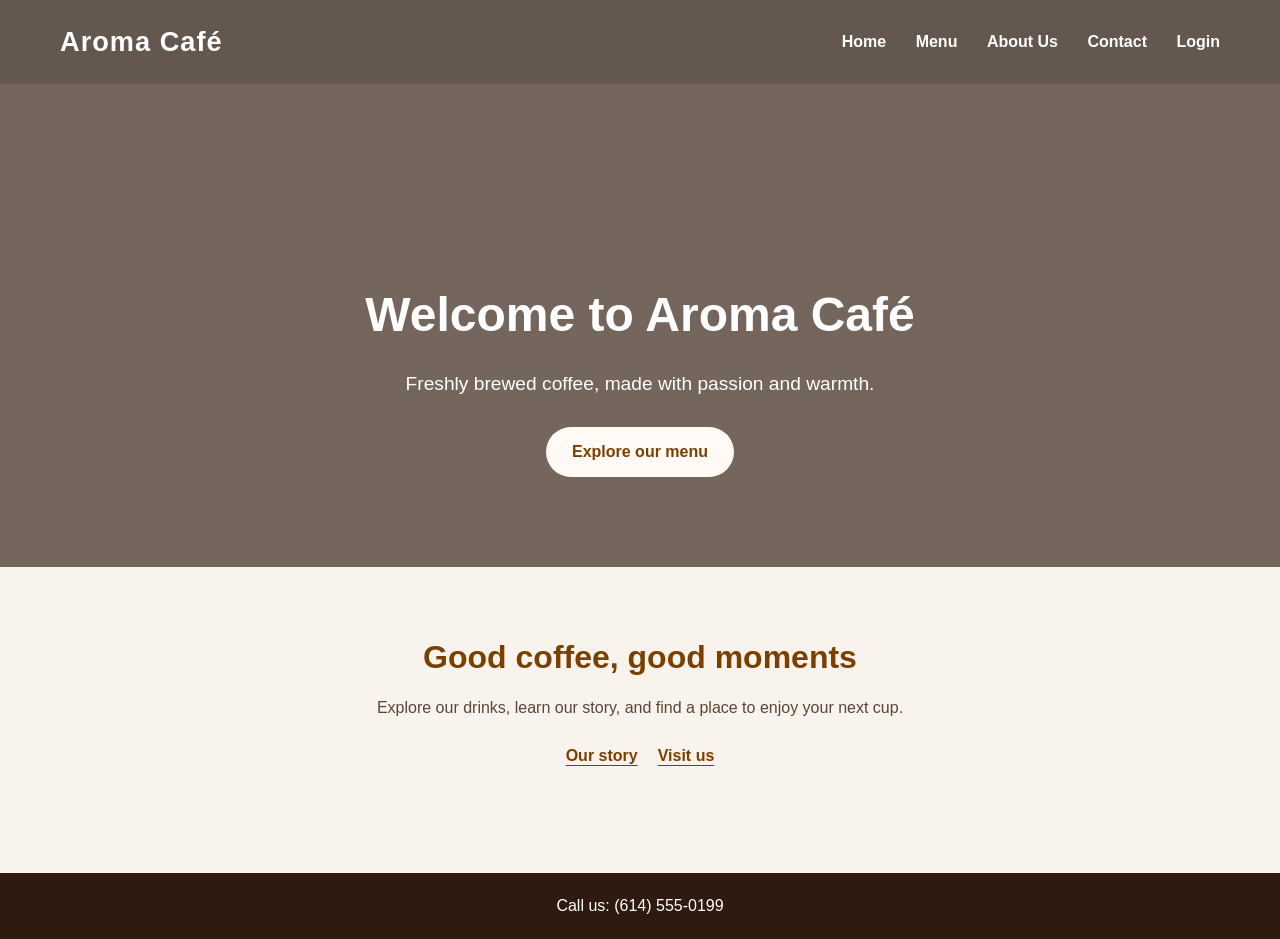
<file: index.html>
<!DOCTYPE html>
<html lang="en">
<head>
    <meta charset="UTF-8">
    <meta name="viewport" content="width=device-width, initial-scale=1.0">
    <title>Home | Aroma Café</title>
    <link rel="stylesheet" href="css/styles.css">
    <link rel="stylesheet" href="css/home.css">
</head>
<body class="home-page">
    <header class="hero">
        <nav class="navbar" aria-label="Main navigation">
            <a class="logo home-logo" href="index.html">Aroma Café</a>
            <div class="nav-links">
                <a href="index.html" aria-current="page">Home</a>
                <a href="pages/menu.html">Menu</a>
                <a href="pages/about.html">About Us</a>
                <a href="pages/contact.html">Contact</a>
                <a href="pages/login.html">Login</a>
            </div>
        </nav>
        <div class="hero-content">
            <h1>Welcome to Aroma Café</h1>
            <p>Freshly brewed coffee, made with passion and warmth.</p>
            <a class="home-button" href="pages/menu.html">Explore our menu</a>
        </div>
    </header>

    <main class="home-main">
        <h2>Good coffee, good moments</h2>
        <p>Explore our drinks, learn our story, and find a place to enjoy your next cup.</p>
        <div class="home-links">
            <a href="pages/about.html">Our story</a>
            <a href="pages/contact.html">Visit us</a>
        </div>
    </main>

    <footer class="footer">Call us: (614) 555-0199</footer>
</body>
</html>
</file>
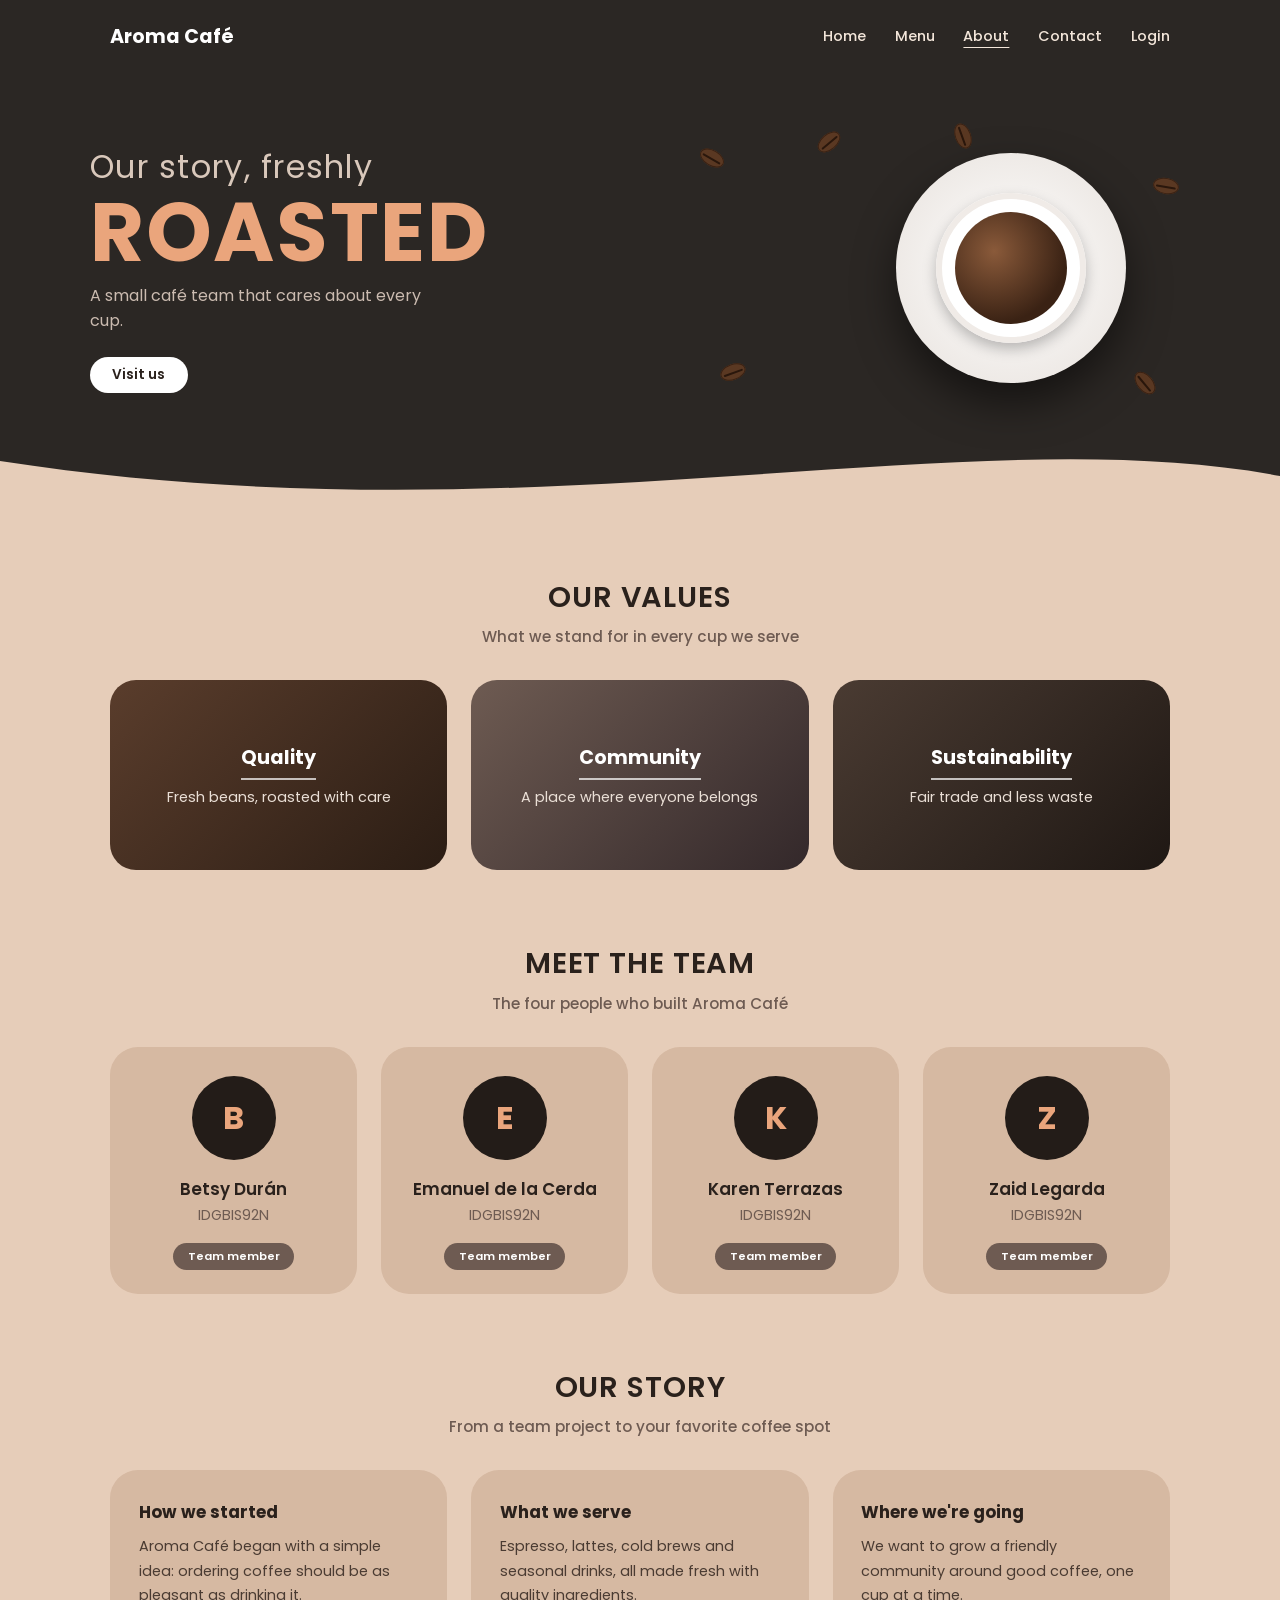
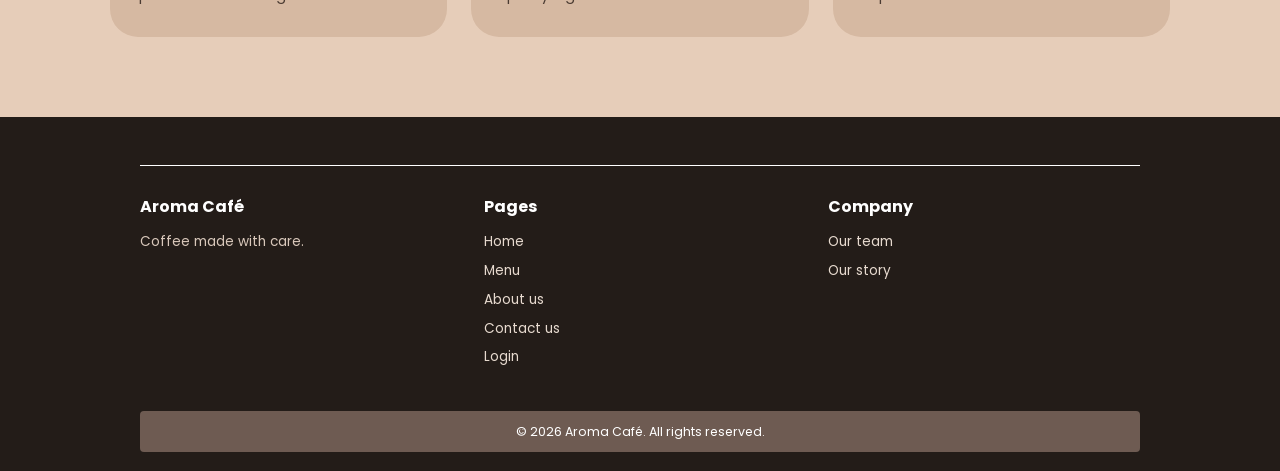
<file: pages/about.html>
<!DOCTYPE html>
<html lang="en">
<head>
  <meta charset="UTF-8">
  <meta name="viewport" content="width=device-width, initial-scale=1">
  <title>About Us | Aroma Café</title>
  <link rel="preconnect" href="https://fonts.googleapis.com">
  <link rel="preconnect" href="https://fonts.gstatic.com" crossorigin>
  <link href="https://fonts.googleapis.com/css2?family=Poppins:wght@400;500;600;700&display=swap" rel="stylesheet">
  <!-- Page-specific CSS: avoids merge conflicts with styles.css -->
  <link rel="stylesheet" href="../css/about.css">
</head>
<body class="about-page">

  <header class="about-header">
    <a class="about-logo" href="../index.html">Aroma Café</a>
    <nav class="about-nav" aria-label="Main">
      <a href="../index.html">Home</a>
      <a href="menu.html">Menu</a>
      <a href="about.html" aria-current="page">About</a>
      <a href="contact.html">Contact</a>
      <a href="login.html">Login</a>
    </nav>
  </header>

  <section class="about-hero">
    <div class="hero-inner">
      <div class="hero-text">
        <p class="hero-light">Our story, freshly</p>
        <h1>ROASTED</h1>
        <p class="hero-sub">A small café team that cares about every cup.</p>
        <a class="pill-white" href="contact.html">Visit us</a>
      </div>
      <div class="hero-art" role="img" aria-label="Cup of coffee seen from above, surrounded by coffee beans">
        <span class="bean b1"></span><span class="bean b2"></span><span class="bean b3"></span>
        <span class="bean b4"></span><span class="bean b5"></span><span class="bean b6"></span>
        <div class="saucer"><div class="cup"><div class="coffee"></div></div></div>
      </div>
    </div>
    <svg class="wave wave-bottom" viewBox="0 0 1200 120" preserveAspectRatio="none" aria-hidden="true">
      <path d="M0,120 H1200 V60 C900,-20 500,150 0,40 Z" fill="#e6cdb9"/>
    </svg>
  </section>

  <main>
    <section class="about-section" aria-labelledby="values-title">
      <h2 id="values-title">OUR VALUES</h2>
      <p class="section-sub">What we stand for in every cup we serve</p>
      <div class="tiles">
        <article class="tile tile-1"><h3>Quality</h3><span>Fresh beans, roasted with care</span></article>
        <article class="tile tile-2"><h3>Community</h3><span>A place where everyone belongs</span></article>
        <article class="tile tile-3"><h3>Sustainability</h3><span>Fair trade and less waste</span></article>
      </div>
    </section>

    <section class="about-section" aria-labelledby="team-title">
      <h2 id="team-title">MEET THE TEAM</h2>
      <p class="section-sub">The four people who built Aroma Café</p>
      <div class="team">
        <!-- Replace names and roles with your real team -->
        <article class="member"><div class="avatar">B</div><h3>Betsy Durán</h3><p>IDGBIS92N</p><span class="pill-dark">Team member</span></article>
        <article class="member"><div class="avatar">E</div><h3>Emanuel de la Cerda</h3><p>IDGBIS92N</p><span class="pill-dark">Team member</span></article>
        <article class="member"><div class="avatar">K</div><h3>Karen Terrazas</h3><p>IDGBIS92N</p><span class="pill-dark">Team member</span></article>
        <article class="member"><div class="avatar">Z</div><h3>Zaid Legarda</h3><p>IDGBIS92N</p><span class="pill-dark">Team member</span></article>
      </div>
    </section>

    <section class="about-section" aria-labelledby="story-title">
      <h2 id="story-title">OUR STORY</h2>
      <p class="section-sub">From a team project to your favorite coffee spot</p>
      <div class="stories">
        <article class="story"><h3>How we started</h3><p>Aroma Café began with a simple idea: ordering coffee should be as pleasant as drinking it.</p></article>
        <article class="story"><h3>What we serve</h3><p>Espresso, lattes, cold brews and seasonal drinks, all made fresh with quality ingredients.</p></article>
        <article class="story"><h3>Where we're going</h3><p>We want to grow a friendly community around good coffee, one cup at a time.</p></article>
      </div>
    </section>
  </main>

  <footer class="about-footer">
    <div class="footer-grid">
      <div><h4>Aroma Café</h4><p>Coffee made with care.</p></div>
      <div><h4>Pages</h4><a href="../index.html">Home</a><a href="menu.html">Menu</a><a href="about.html">About us</a><a href="contact.html">Contact us</a><a href="login.html">Login</a></div>
      <div><h4>Company</h4><a href="#team-title">Our team</a><a href="#story-title">Our story</a></div>
    </div>
    <p class="footer-bar">© 2026 Aroma Café. All rights reserved.</p>
  </footer>

</body>
</html>
</file>
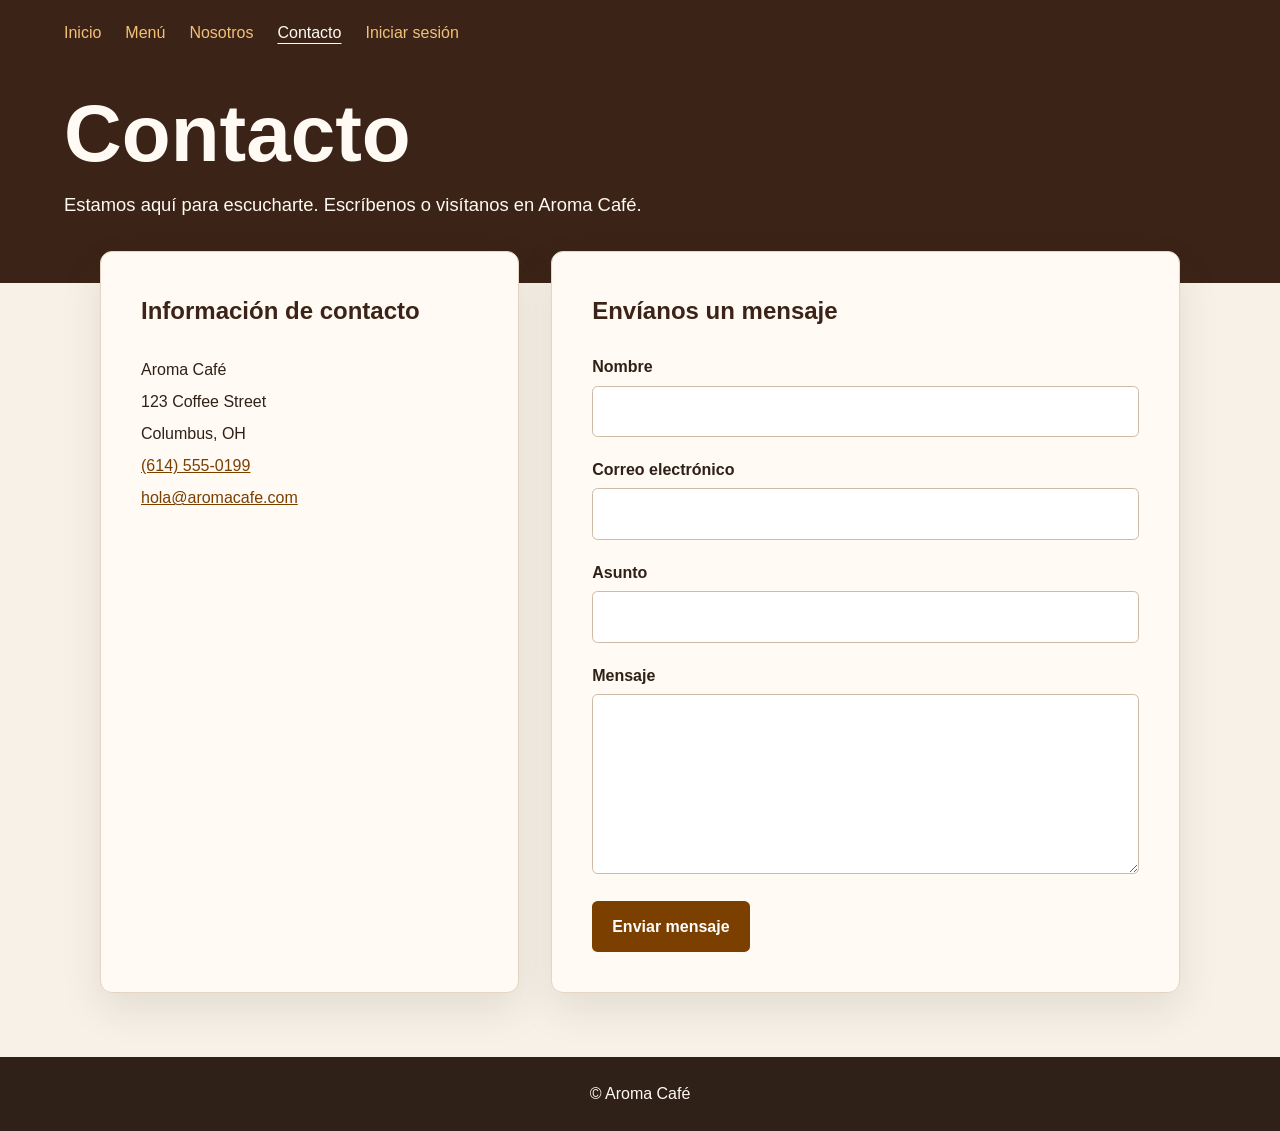
<file: pages/contact.html>
<!doctype html>
<html lang="es">
  <head>
    <meta charset="UTF-8" />
    <meta name="viewport" content="width=device-width, initial-scale=1.0" />
    <title>Contacto | Aroma Café</title>
    <link rel="stylesheet" href="../css/styles.css" />
  </head>
  <body class="contact-page">
    <header>
      <nav aria-label="Navegación principal">
        <a href="../index.html">Inicio</a>
        <a href="menu.html">Menú</a>
        <a href="about.html">Nosotros</a>
        <a href="contact.html" aria-current="page">Contacto</a>
        <a href="login.html">Iniciar sesión</a>
      </nav>

      <h1>Contacto</h1>
      <p>Estamos aquí para escucharte. Escríbenos o visítanos en Aroma Café.</p>
    </header>

    <main>
      <section aria-labelledby="contacto-directo">
        <h2 id="contacto-directo">Información de contacto</h2>
        <address>
          Aroma Café<br />
          123 Coffee Street<br />
          Columbus, OH<br />
          <a href="tel:+16145550199">(614) 555-0199</a><br />
          <a href="mailto:hola@aromacafe.com">hola@aromacafe.com</a>
        </address>
      </section>

      <section aria-labelledby="envianos-mensaje">
        <h2 id="envianos-mensaje">Envíanos un mensaje</h2>
        <form action="#" method="post">
          <p>
            <label for="nombre">Nombre</label><br />
            <input
              type="text"
              id="nombre"
              name="nombre"
              autocomplete="name"
              required
            />
          </p>

          <p>
            <label for="correo">Correo electrónico</label><br />
            <input
              type="email"
              id="correo"
              name="correo"
              autocomplete="email"
              required
            />
          </p>

          <p>
            <label for="asunto">Asunto</label><br />
            <input type="text" id="asunto" name="asunto" required />
          </p>

          <p>
            <label for="mensaje">Mensaje</label><br />
            <textarea id="mensaje" name="mensaje" rows="6" required></textarea>
          </p>

          <button type="submit">Enviar mensaje</button>
        </form>
      </section>
    </main>

    <footer>
      <p>&copy; Aroma Café</p>
    </footer>
  </body>
</html>
</file>
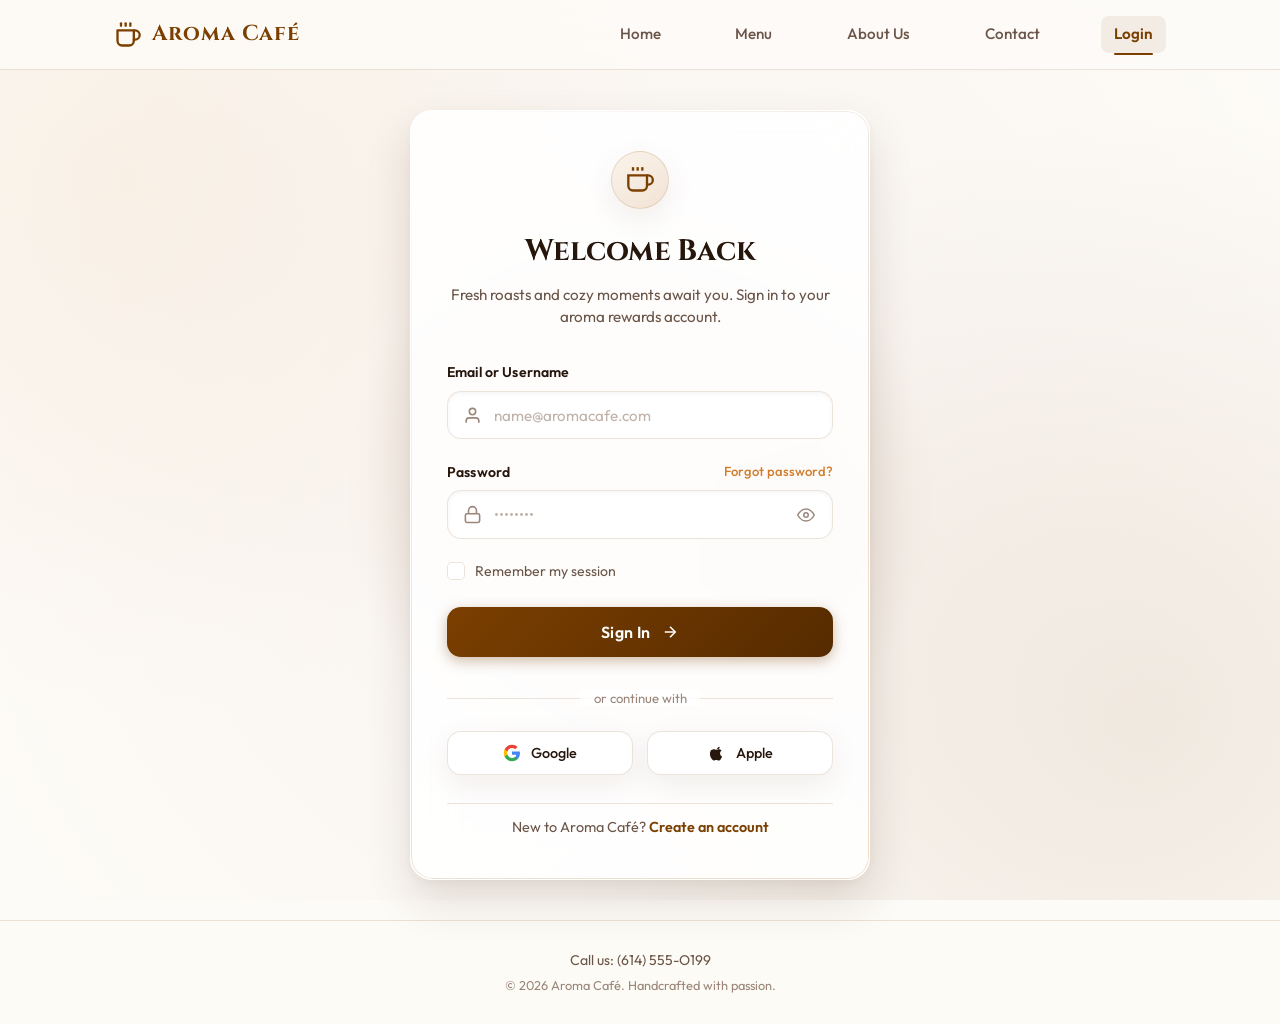
<file: pages/login.html>
<!DOCTYPE html>
<html lang="en">
<head>
    <meta charset="UTF-8">
    <meta name="viewport" content="width=device-width, initial-scale=1.0">
    <title>Login - Aroma Café</title>
    <!-- Google Fonts -->
    <link rel="preconnect" href="https://fonts.googleapis.com">
    <link rel="preconnect" href="https://fonts.gstatic.com" crossorigin>
    <link href="https://fonts.googleapis.com/css2?family=Cinzel:wght@500;700&family=Outfit:wght@300;400;500;600;700&display=swap" rel="stylesheet">
    <!-- Stylesheets -->
    <link rel="stylesheet" href="../css/styles.css">
    <link rel="stylesheet" href="../css/login.css">
</head>
<body class="login-page">
    <header class="site-header">
        <div class="header-container">
            <a href="../index.html" class="brand-logo" aria-label="Aroma Café Home">
                <svg class="brand-icon" viewBox="0 0 24 24" fill="none" stroke="currentColor" stroke-width="2" stroke-linecap="round" stroke-linejoin="round">
                    <path d="M17 8h1a4 4 0 1 1 0 8h-1"></path>
                    <path d="M3 8h14v9a4 4 0 0 1-4 4H7a4 4 0 0 1-4-4Z"></path>
                    <line x1="6" y1="2" x2="6" y2="4"></line>
                    <line x1="10" y1="2" x2="10" y2="4"></line>
                    <line x1="14" y1="2" x2="14" y2="4"></line>
                </svg>
                <span>Aroma Café</span>
            </a>
            <nav class="nav-links">
                <a href="../index.html">Home</a>
                <a href="menu.html">Menu</a>
                <a href="about.html">About Us</a>
                <a href="contact.html">Contact</a>
                <a href="login.html" class="active">Login</a>
            </nav>
        </div>
    </header>

    <main class="login-wrapper">
        <div class="login-ambient-glow" aria-hidden="true"></div>
        <div class="login-container">
            <div class="login-card">
                <div class="card-header">
                    <div class="coffee-badge" aria-hidden="true">
                        <svg viewBox="0 0 24 24" fill="none" stroke="currentColor" stroke-width="2">
                            <path d="M18 8h1a4 4 0 0 1 0 8h-1"></path>
                            <path d="M2 8h16v9a4 4 0 0 1-4 4H6a4 4 0 0 1-4-4V8z"></path>
                            <line x1="6" y1="1" x2="6" y2="4"></line>
                            <line x1="10" y1="1" x2="10" y2="4"></line>
                            <line x1="14" y1="1" x2="14" y2="4"></line>
                        </svg>
                    </div>
                    <h1>Welcome Back</h1>
                    <p class="subtitle">Fresh roasts and cozy moments await you. Sign in to your aroma rewards account.</p>
                </div>

                <div id="statusMessage" class="status-message" role="alert" aria-live="polite"></div>

                <form id="loginForm" class="login-form" novalidate>
                    <div class="form-group">
                        <label for="emailInput">Email or Username</label>
                        <div class="input-container">
                            <svg class="input-icon" viewBox="0 0 24 24" fill="none" stroke="currentColor" stroke-width="2">
                                <path d="M20 21v-2a4 4 0 0 0-4-4H8a4 4 0 0 0-4 4v2"></path>
                                <circle cx="12" cy="7" r="4"></circle>
                            </svg>
                            <input 
                                type="text" 
                                id="emailInput" 
                                name="email" 
                                placeholder="name@aromacafe.com" 
                                required 
                                autocomplete="username"
                            >
                        </div>
                    </div>

                    <div class="form-group">
                        <div class="label-row">
                            <label for="passwordInput">Password</label>
                            <a href="#forgot" class="forgot-link" id="forgotPasswordLink">Forgot password?</a>
                        </div>
                        <div class="input-container">
                            <svg class="input-icon" viewBox="0 0 24 24" fill="none" stroke="currentColor" stroke-width="2">
                                <rect x="3" y="11" width="18" height="11" rx="2" ry="2"></rect>
                                <path d="M7 11V7a5 5 0 0 1 10 0v4"></path>
                            </svg>
                            <input 
                                type="password" 
                                id="passwordInput" 
                                name="password" 
                                placeholder="••••••••" 
                                required 
                                autocomplete="current-password"
                            >
                            <button 
                                type="button" 
                                id="togglePasswordBtn" 
                                class="toggle-password" 
                                aria-label="Toggle password visibility"
                            >
                                <svg class="eye-icon" viewBox="0 0 24 24" fill="none" stroke="currentColor" stroke-width="2">
                                    <path d="M1 12s4-8 11-8 11 8 11 8-4 8-11 8-11-8-11-8z"></path>
                                    <circle cx="12" cy="12" r="3"></circle>
                                </svg>
                            </button>
                        </div>
                    </div>

                    <div class="form-options">
                        <label class="remember-me">
                            <input type="checkbox" id="rememberMeCheckbox" name="remember">
                            <span class="custom-checkbox"></span>
                            <span class="checkbox-label">Remember my session</span>
                        </label>
                    </div>

                    <button type="submit" id="submitLoginBtn" class="btn-submit">
                        <span class="btn-text">Sign In</span>
                        <svg class="btn-arrow" viewBox="0 0 24 24" fill="none" stroke="currentColor" stroke-width="2">
                            <line x1="5" y1="12" x2="19" y2="12"></line>
                            <polyline points="12 5 19 12 12 19"></polyline>
                        </svg>
                    </button>
                </form>

                <div class="form-divider">
                    <span>or continue with</span>
                </div>

                <div class="social-auth">
                    <button type="button" class="social-btn" id="googleLoginBtn">
                        <svg viewBox="0 0 24 24" class="social-icon">
                            <path fill="#4285F4" d="M22.56 12.25c0-.78-.07-1.53-.2-2.25H12v4.26h5.92c-.26 1.37-1.04 2.53-2.21 3.31v2.77h3.57c2.08-1.92 3.28-4.74 3.28-8.09z"/>
                            <path fill="#34A853" d="M12 23c2.97 0 5.46-.98 7.28-2.66l-3.57-2.77c-.98.66-2.23 1.06-3.71 1.06-2.86 0-5.29-1.93-6.16-4.53H2.18v2.84C3.99 20.53 7.7 23 12 23z"/>
                            <path fill="#FBBC05" d="M5.84 14.09c-.22-.66-.35-1.36-.35-2.09s.13-1.43.35-2.09V7.06H2.18C1.43 8.55 1 10.22 1 12s.43 3.45 1.18 4.94l2.85-2.22.81-.63z"/>
                            <path fill="#EA4335" d="M12 5.38c1.62 0 3.06.56 4.21 1.64l3.15-3.15C17.45 2.09 14.97 1 12 1 7.7 1 3.99 3.47 2.18 7.06l3.66 2.84c.87-2.6 3.3-4.52 6.16-4.52z"/>
                        </svg>
                        <span>Google</span>
                    </button>
                    <button type="button" class="social-btn" id="appleLoginBtn">
                        <svg viewBox="0 0 24 24" fill="currentColor" class="social-icon">
                            <path d="M18.71 19.5c-.83 1.24-1.71 2.45-3.05 2.47-1.34.03-1.77-.79-3.29-.79-1.53 0-2 .77-3.27.82-1.31.05-2.3-1.32-3.14-2.53C4.25 17 2.94 12.45 4.7 9.39c.87-1.52 2.43-2.48 4.12-2.51 1.28-.02 2.5.87 3.29.87.78 0 2.26-1.07 3.81-.91.65.03 2.47.26 3.64 1.98-.09.06-2.17 1.28-2.15 3.81.03 3.02 2.65 4.03 2.68 4.04-.03.07-.42 1.44-1.38 2.83M15.97 6.37c.62-.75 1.04-1.8 0.93-2.85-.9.04-2 0.6-2.65 1.35-.58.66-1.08 1.72-.94 2.74 1.01.08 2.04-.49 2.66-1.24z"></path>
                        </svg>
                        <span>Apple</span>
                    </button>
                </div>

                <div class="card-footer">
                    <p>New to Aroma Café? <a href="#signup" class="signup-link">Create an account</a></p>
                </div>
            </div>
        </div>
    </main>

    <footer class="site-footer">
        <div class="footer-container">
            <p>Call us: (614) 555-O199</p>
            <p class="footer-sub">&copy; 2026 Aroma Café. Handcrafted with passion.</p>
        </div>
    </footer>

    <script>
        // Password toggle functionality
        const togglePasswordBtn = document.getElementById('togglePasswordBtn');
        const passwordInput = document.getElementById('passwordInput');
        if (togglePasswordBtn && passwordInput) {
            togglePasswordBtn.addEventListener('click', () => {
                const type = passwordInput.getAttribute('type') === 'password' ? 'text' : 'password';
                passwordInput.setAttribute('type', type);
                togglePasswordBtn.classList.toggle('active', type === 'text');
            });
        }

        // Form submission demo feedback
        const loginForm = document.getElementById('loginForm');
        const statusMessage = document.getElementById('statusMessage');
        if (loginForm && statusMessage) {
            loginForm.addEventListener('submit', (e) => {
                e.preventDefault();
                const email = document.getElementById('emailInput').value.trim();
                const password = document.getElementById('passwordInput').value.trim();

                if (!email || !password) {
                    statusMessage.className = 'status-message error';
                    statusMessage.textContent = 'Please fill in both email and password.';
                    return;
                }

                statusMessage.className = 'status-message success';
                statusMessage.textContent = `Welcome back, ${email}! Logging in...`;
                setTimeout(() => {
                    statusMessage.textContent = 'Demo login successful!';
                }, 1000);
            });
        }
    </script>
</body>
</html>
</file>
<file: css/styles.css>
:root {
    --primary: #7B3F00;
    --secondary: #a0602d;
    --light: #f8f3ed;
    --card: #fffaf5;
    --dark: #2e1a0f;
    --accent: #d8b08c;
}

.contact-page {
	background: #f7f1e8;
	color: #2f2118;
	line-height: 1.6;
}

.contact-page header {
	background: #3b2417;
	color: #fffaf3;
	padding: 1.25rem clamp(1.25rem, 5vw, 5rem) 4rem;
}

.contact-page nav {
	display: flex;
	flex-wrap: wrap;
	gap: 1rem 1.5rem;
	margin-bottom: 3rem;
}

.contact-page nav a {
	color: #f2c078;
	margin-right: 0;
	text-decoration: none;
}

.contact-page nav a:hover,
.contact-page nav a[aria-current="page"] {
	color: #fffaf3;
	text-decoration: underline;
	text-underline-offset: 0.3rem;
}

.contact-page header h1 {
	font-size: clamp(2.5rem, 7vw, 5rem);
	line-height: 1;
	margin: 0 0 1rem;
}

.contact-page header p {
	font-size: 1.15rem;
	margin: 0;
	max-width: 38rem;
}

.contact-page main {
	display: grid;
	gap: 2rem;
	grid-template-columns: minmax(0, 0.8fr) minmax(0, 1.2fr);
	margin: -2rem auto 0;
	max-width: 70rem;
	padding: 0 1.25rem 4rem;
	position: relative;
}

.contact-page section {
	background: #fffaf3;
	border: 1px solid #e5d5c2;
	border-radius: 0.75rem;
	box-shadow: 0 1rem 2.5rem rgb(59 36 23 / 10%);
	padding: clamp(1.5rem, 4vw, 2.5rem);
}

.contact-page h2 {
	color: #3b2417;
	font-size: 1.5rem;
	margin: 0 0 1.5rem;
}

.contact-page address {
	font-style: normal;
	line-height: 2;
}

.contact-page address a {
	color: var(--primary);
}

.contact-page form p {
	margin: 0 0 1.25rem;
}

.contact-page label {
	display: inline-block;
	font-weight: 700;
	margin-bottom: 0.35rem;
}

.contact-page input,
.contact-page textarea {
	background: #fff;
	border: 1px solid #cdbba7;
	border-radius: 0.35rem;
	box-sizing: border-box;
	color: #2f2118;
	font: inherit;
	padding: 0.75rem;
	width: 100%;
}

.contact-page textarea {
	min-height: 8rem;
	resize: vertical;
}

.contact-page input:focus,
.contact-page textarea:focus {
	border-color: var(--primary);
	outline: 3px solid rgb(123 63 0 / 20%);
}

.contact-page button {
	background: var(--primary);
	border: 0;
	border-radius: 0.35rem;
	color: #fff;
	cursor: pointer;
	font: inherit;
	font-weight: 700;
	padding: 0.8rem 1.25rem;
}

.contact-page button:hover {
	background: #5e2f00;
}

.contact-page footer {
	background: #2f2118;
	color: #fffaf3;
	padding: 1.5rem 1.25rem;
	text-align: center;
}

.contact-page footer p {
	margin: 0;
}

@media (max-width: 700px) {
	.contact-page header {
		padding-bottom: 3.5rem;
	}

	.contact-page main {
		grid-template-columns: 1fr;
	}
}
* {
    margin: 0;
    padding: 0;
    box-sizing: border-box;
}

body {
    font-family: Arial, sans-serif;
    background-color: var(--light);
    color: var(--dark);
    line-height: 1.6;
}

/* HERO */
.hero {
    background: linear-gradient(rgba(46, 26, 15, 0.65), rgba(46, 26, 15, 0.65)),
                url("https://images.unsplash.com/photo-1495474472287-4d71bcdd2085?auto=format&fit=crop&w=1400&q=80") center/cover no-repeat;
    min-height: 55vh;
    color: white;
    display: flex;
    flex-direction: column;
    justify-content: space-between;
}

/* NAVBAR */
.navbar {
    display: flex;
    justify-content: space-between;
    align-items: center;
    padding: 20px 60px;
    background-color: rgba(0, 0, 0, 0.15);
}

.logo {
    font-size: 1.7rem;
    font-weight: bold;
    letter-spacing: 1px;
}

.nav-links a {
    color: white;
    text-decoration: none;
    margin-left: 25px;
    font-weight: bold;
    transition: 0.3s;
}

.nav-links a:hover {
    color: #f7d6b5;
}

/* HERO CONTENT */
.hero-content {
    text-align: center;
    padding: 60px 20px 80px;
}

.hero-content h1 {
    font-size: 3rem;
    margin-bottom: 15px;
}

.hero-content p {
    font-size: 1.2rem;
    max-width: 700px;
    margin: auto;
}

/* MENU SECTION */
.menu-section {
    padding: 60px 40px;
}

.section-title {
    text-align: center;
    font-size: 2rem;
    color: var(--primary);
    margin-bottom: 40px;
}

/* CARDS */
.menu-container {
    display: flex;
    justify-content: center;
    gap: 30px;
    flex-wrap: wrap;
}

.menu-card {
    width: 320px;
    background-color: var(--card);
    border-radius: 18px;
    overflow: hidden;
    box-shadow: 0 8px 20px rgba(0,0,0,0.12);
    transition: transform 0.3s ease, box-shadow 0.3s ease;
}

.menu-card:hover {
    transform: translateY(-8px);
    box-shadow: 0 12px 24px rgba(0,0,0,0.18);
}

.menu-card img {
    width: 100%;
    height: 220px;
    object-fit: cover;
}

.card-content {
    padding: 22px;
    text-align: center;
}

.card-content h3 {
    font-size: 1.8rem;
    color: var(--primary);
    margin-bottom: 10px;
}

.card-content p {
    font-size: 1rem;
    margin-bottom: 15px;
    color: #5a4638;
}

.card-content span {
    display: inline-block;
    background-color: var(--primary);
    color: white;
    padding: 10px 18px;
    border-radius: 25px;
    font-weight: bold;
}

/* FOOTER */
.footer {
    text-align: center;
    background-color: var(--dark);
    color: white;
    padding: 20px;
    margin-top: 40px;
}

/* RESPONSIVE */
@media (max-width: 768px) {
    .navbar {
        flex-direction: column;
        gap: 15px;
        padding: 20px;
    }

    .nav-links a {
        margin: 0 10px;
    }

    .hero-content h1 {
        font-size: 2.2rem;
    }

    .hero-content p {
        font-size: 1rem;
    }
}
</file>
<file: css/home.css>
/* Estilos exclusivos de Home: reutilizan el diseño del menú sin modificarlo. */
.home-page .home-logo {
    color: #fff;
    text-decoration: none;
}

.home-page .hero {
    min-height: 63vh;
}

.home-page .hero-content {
    padding: 65px 20px 90px;
}

.home-page .home-button {
    display: inline-block;
    margin-top: 28px;
    padding: 12px 26px;
    border-radius: 25px;
    background: #fffaf5;
    color: var(--primary);
    text-decoration: none;
    font-weight: 700;
    transition: background-color .2s ease;
}

.home-page .home-button:hover,
.home-page .home-button:focus-visible {
    background: #f2ddc8;
}

.home-page .home-main {
    max-width: 750px;
    margin: 0 auto;
    padding: 65px 24px;
    text-align: center;
}

.home-page .home-main h2 {
    color: var(--primary);
    font-size: clamp(1.6rem, 4vw, 2rem);
    margin-bottom: 12px;
}

.home-page .home-main p {
    color: #5a4638;
}

.home-page .home-links {
    display: flex;
    justify-content: center;
    flex-wrap: wrap;
    gap: 20px;
    margin-top: 22px;
}

.home-page .home-links a {
    color: var(--primary);
    font-weight: 700;
    text-underline-offset: 4px;
}

@media (max-width: 768px) {
    .home-page .nav-links {
        display: flex;
        justify-content: center;
        flex-wrap: wrap;
        gap: 10px 18px;
    }

    .home-page .nav-links a {
        margin: 0;
    }
}
</file>
<file: css/about.css>
/* about.css - styles only for pages/about.html */
.about-page {
  --sand: #e6cdb9;
  --card: #d6b9a2;
  --peach: #eaa57c;
  --ink: #2a211c;
  --mocha: #6e5b52;
  --dark: #231c18;
  margin: 0; font-family: "Poppins", system-ui, sans-serif;
  background: var(--sand); color: var(--ink);
}
.about-page *, .about-page *::before, .about-page *::after { box-sizing: border-box; }
.about-page a:focus-visible { outline: 3px solid var(--peach); outline-offset: 3px; }

/* Header sits on top of the dark hero */
.about-header {
  position: absolute; top: 0; left: 0; right: 0; z-index: 5;
  display: flex; justify-content: space-between; align-items: center; flex-wrap: wrap; gap: 1rem;
  max-width: 1100px; margin: 0 auto; padding: 1.4rem 1.25rem;
}
.about-logo { font-weight: 700; font-size: 1.2rem; color: #fff; text-decoration: none; }
.about-nav { display: flex; gap: 1.8rem; flex-wrap: wrap; }
.about-nav a { color: #f3e6da; text-decoration: none; font-size: .9rem; font-weight: 500; }
.about-nav a[aria-current="page"] { text-decoration: underline; text-underline-offset: 6px; }

/* Hero */
.about-hero { position: relative; background: #2b2724; color: #fff; overflow: hidden; padding: 8rem 1.25rem 7rem; }
.wave { position: absolute; left: 0; width: 100%; height: 90px; display: block; }
.wave-top { top: 0; } .wave-bottom { bottom: -1px; }
.hero-inner { position: relative; z-index: 2; max-width: 1100px; margin: 0 auto; display: grid; grid-template-columns: 1fr 1fr; align-items: center; gap: 2rem; }
.hero-light { margin: 0; font-size: clamp(1.3rem, 3vw, 2rem); font-weight: 400; letter-spacing: .04em; color: #d9c8bb; }
.hero-text h1 { margin: 0 0 .6rem; font-size: clamp(3rem, 8vw, 5.2rem); line-height: 1; font-weight: 700; color: var(--peach); letter-spacing: .02em; }
.hero-sub { margin: 0 0 1.5rem; color: #cbbbb0; max-width: 34ch; }
.pill-white { display: inline-block; background: #fff; color: var(--ink); padding: .5rem 1.4rem; border-radius: 999px; font-weight: 600; font-size: .85rem; text-decoration: none; }

/* Coffee cup from above, made with CSS */
.hero-art { position: relative; height: 280px; }
.saucer { position: absolute; right: 12%; top: 50%; transform: translateY(-50%); width: 230px; height: 230px; border-radius: 50%; background: radial-gradient(#fff, #e7e1dc); box-shadow: 0 20px 40px rgba(0,0,0,.5); display: grid; place-items: center; }
.cup { width: 150px; height: 150px; border-radius: 50%; background: #fff; box-shadow: inset 0 0 0 6px #f0ebe7, 0 6px 14px rgba(0,0,0,.25); display: grid; place-items: center; }
.coffee { width: 112px; height: 112px; border-radius: 50%; background: radial-gradient(circle at 35% 35%, #8a5a3a, #3a2214 70%); }
.bean { position: absolute; width: 26px; height: 16px; border-radius: 50%; background: #5a3822; box-shadow: inset 0 0 0 1px #3a2214; }
.bean::after { content: ""; position: absolute; left: 3px; right: 3px; top: 50%; height: 2px; background: #2a170c; border-radius: 2px; }
.b1 { left: 8%; top: 8%; transform: rotate(30deg); } .b2 { left: 30%; top: 2%; transform: rotate(-40deg); }
.b3 { left: 55%; top: 0; transform: rotate(70deg); } .b4 { right: 2%; top: 18%; transform: rotate(10deg); }
.b5 { left: 12%; bottom: 10%; transform: rotate(-20deg); } .b6 { right: 6%; bottom: 6%; transform: rotate(50deg); }

/* Sections */
.about-section { max-width: 1100px; margin: 0 auto; padding: 3.5rem 1.25rem 1rem; text-align: center; }
.about-section h2 { margin: 0; font-size: 1.8rem; font-weight: 600; letter-spacing: .03em; }
.section-sub { margin: .4rem 0 2rem; font-weight: 500; color: var(--mocha); font-size: .95rem; }

/* Value tiles (dark, rounded like the category cards) */
.tiles { display: grid; grid-template-columns: repeat(auto-fit, minmax(230px, 1fr)); gap: 1.5rem; }
.tile { min-height: 190px; border-radius: 26px; padding: 1.5rem; color: #fff; display: flex; flex-direction: column; justify-content: center; align-items: center; gap: .4rem; text-align: center; }
.tile h3 { margin: 0; font-size: 1.2rem; padding-bottom: .4rem; border-bottom: 2px solid rgba(255,255,255,.7); }
.tile span { font-size: .9rem; color: #eadfd6; }
.tile-1 { background: linear-gradient(135deg, #5a3d2c, #2b1d14); }
.tile-2 { background: linear-gradient(135deg, #6e5b52, #33282a); }
.tile-3 { background: linear-gradient(135deg, #4a3b32, #1f1814); }

/* Team cards (like the milkshake cards) */
.team { display: grid; grid-template-columns: repeat(auto-fit, minmax(210px, 1fr)); gap: 1.5rem; }
.member { background: var(--card); border-radius: 28px; padding: 1.8rem 1rem 1.5rem; }
.avatar { width: 84px; height: 84px; margin: 0 auto 1rem; border-radius: 50%; background: var(--dark); color: var(--peach); display: grid; place-items: center; font-size: 2rem; font-weight: 700; }
.member h3 { margin: 0; font-size: 1.05rem; font-weight: 600; }
.member p { margin: .2rem 0 1rem; color: var(--mocha); font-size: .9rem; }
.pill-dark { display: inline-block; background: var(--mocha); color: #fff; font-size: .7rem; font-weight: 600; padding: .3rem .9rem; border-radius: 999px; }

/* Story cards (like the blog cards) */
.stories { display: grid; grid-template-columns: repeat(auto-fit, minmax(250px, 1fr)); gap: 1.5rem; }
.story { background: var(--card); border-radius: 28px; padding: 1.8rem; text-align: left; }
.story h3 { margin: 0 0 .6rem; font-size: 1.05rem; }
.story p { margin: 0; font-size: .9rem; line-height: 1.7; color: #4a3b32; }

/* Footer */
.about-footer { background: var(--dark); color: #fff; margin-top: 4rem; padding: 3rem 1.25rem 1.2rem; }
.footer-grid { max-width: 1000px; margin: 0 auto; display: grid; grid-template-columns: repeat(auto-fit, minmax(180px, 1fr)); gap: 2rem; border-top: 1px solid #fff; padding-top: 1.8rem; }
.footer-grid h4 { margin: 0 0 .8rem; font-size: 1rem; }
.footer-grid p { margin: 0; font-size: .85rem; color: #d9c8bb; }
.footer-grid a { display: block; color: #e7dacf; text-decoration: none; font-size: .85rem; margin-bottom: .55rem; }
.footer-bar { max-width: 1000px; margin: 2.2rem auto 0; padding: .7rem 1rem; background: var(--mocha); text-align: center; font-size: .78rem; border-radius: 4px; }

@media (max-width: 760px) {
  .hero-inner { grid-template-columns: 1fr; }
  .hero-art { height: 250px; } .saucer { right: 50%; transform: translate(50%, -50%); }
  .about-hero { padding-top: 9rem; }
}
@media (prefers-reduced-motion: reduce) { .about-page * { transition: none !important; } }
</file>
<file: css/login.css>
/* ==========================================================================
   Aroma Café - Login Page Styles
   Aesthetic: Warm artisan espresso, modern glassmorphism & subtle luxury
   ========================================================================== */

:root {
    --primary: #7B3F00;
    --primary-dark: #562B00;
    --primary-light: #A75D28;
    --primary-subtle: rgba(123, 63, 0, 0.08);
    --primary-glow: rgba(123, 63, 0, 0.25);
    
    --accent-amber: #D27D2D;
    --accent-gold: #C59B27;
    --cream-bg: #FDFBF7;
    --cream-surface: #F5EFEB;
    --cream-card: rgba(255, 255, 255, 0.88);
    
    --text-primary: #26160C;
    --text-secondary: #6B5548;
    --text-light: #9B8679;
    --text-inverse: #FFFFFF;
    
    --border-light: rgba(123, 63, 0, 0.14);
    --border-focus: #7B3F00;
    
    --shadow-soft: 0 10px 30px rgba(78, 38, 2, 0.08);
    --shadow-elevated: 0 20px 45px rgba(61, 29, 0, 0.14), 0 4px 12px rgba(0, 0, 0, 0.04);
    --shadow-inner: inset 0 2px 4px rgba(0, 0, 0, 0.04);
    
    --radius-sm: 8px;
    --radius-md: 14px;
    --radius-lg: 22px;
    --transition-fast: 0.2s cubic-bezier(0.4, 0, 0.2, 1);
    --transition-smooth: 0.35s cubic-bezier(0.16, 1, 0.3, 1);
}

/* Reset & Global Elements */
* {
    box-sizing: border-box;
}

body.login-page {
    margin: 0;
    padding: 0;
    min-height: 100vh;
    display: flex;
    flex-direction: column;
    font-family: 'Outfit', -apple-system, BlinkMacSystemFont, 'Segoe UI', Roboto, sans-serif;
    background-color: var(--cream-bg);
    color: var(--text-primary);
    background-image: 
        radial-gradient(circle at 10% 20%, rgba(210, 125, 45, 0.08) 0%, transparent 40%),
        radial-gradient(circle at 90% 80%, rgba(123, 63, 0, 0.09) 0%, transparent 45%),
        radial-gradient(circle at 50% 50%, rgba(245, 239, 235, 0.6) 0%, transparent 100%);
    background-attachment: fixed;
    position: relative;
    overflow-x: hidden;
}

/* Header & Navigation */
.site-header {
    width: 100%;
    background: rgba(253, 251, 247, 0.85);
    backdrop-filter: blur(12px);
    -webkit-backdrop-filter: blur(12px);
    border-bottom: 1px solid var(--border-light);
    position: sticky;
    top: 0;
    z-index: 50;
    transition: var(--transition-fast);
}

.header-container {
    max-width: 1100px;
    margin: 0 auto;
    padding: 1rem 1.5rem;
    display: flex;
    justify-content: space-between;
    align-items: center;
}

.brand-logo {
    display: inline-flex;
    align-items: center;
    gap: 0.65rem;
    text-decoration: none;
    color: var(--primary);
    font-family: 'Cinzel', Georgia, serif;
    font-size: 1.35rem;
    font-weight: 700;
    letter-spacing: 0.04em;
    transition: transform var(--transition-fast);
}

.brand-logo:hover {
    transform: translateY(-1px);
}

.brand-icon {
    width: 28px;
    height: 28px;
    stroke: var(--primary);
}

.nav-links {
    display: flex;
    align-items: center;
    gap: 1.5rem;
}

.nav-links a {
    color: var(--text-secondary);
    text-decoration: none;
    font-size: 0.95rem;
    font-weight: 500;
    padding: 0.4rem 0.8rem;
    border-radius: var(--radius-sm);
    transition: all var(--transition-fast);
    position: relative;
}

.nav-links a:hover {
    color: var(--primary);
    background: var(--primary-subtle);
}

.nav-links a.active {
    color: var(--primary);
    font-weight: 600;
    background: var(--primary-subtle);
}

.nav-links a.active::after {
    content: '';
    position: absolute;
    bottom: -2px;
    left: 20%;
    right: 20%;
    height: 2px;
    background-color: var(--primary);
    border-radius: 2px;
}

/* Ambient glow & Layout */
.login-wrapper {
    flex: 1;
    display: flex;
    align-items: center;
    justify-content: center;
    padding: 2.5rem 1.25rem;
    position: relative;
}

.login-ambient-glow {
    position: absolute;
    width: 600px;
    height: 600px;
    background: radial-gradient(circle, rgba(197, 155, 39, 0.12) 0%, rgba(123, 63, 0, 0.05) 50%, transparent 70%);
    top: 50%;
    left: 50%;
    transform: translate(-50%, -50%);
    pointer-events: none;
    z-index: 0;
}

.login-container {
    width: 100%;
    max-width: 460px;
    position: relative;
    z-index: 1;
}

/* Login Card */
.login-card {
    background: var(--cream-card);
    backdrop-filter: blur(20px);
    -webkit-backdrop-filter: blur(20px);
    border: 1px solid rgba(255, 255, 255, 0.8);
    box-shadow: var(--shadow-elevated);
    border-radius: var(--radius-lg);
    padding: 2.5rem 2.25rem;
    position: relative;
    transition: transform var(--transition-smooth), box-shadow var(--transition-smooth);
}

.login-card::before {
    content: '';
    position: absolute;
    inset: 0;
    border-radius: var(--radius-lg);
    padding: 1px;
    background: linear-gradient(135deg, rgba(255, 255, 255, 0.9), rgba(123, 63, 0, 0.15), rgba(210, 125, 45, 0.25));
    -webkit-mask: linear-gradient(#fff 0 0) content-box, linear-gradient(#fff 0 0);
    -webkit-mask-composite: xor;
    mask-composite: exclude;
    pointer-events: none;
}

/* Card Header */
.card-header {
    text-align: center;
    margin-bottom: 2rem;
}

.coffee-badge {
    width: 58px;
    height: 58px;
    margin: 0 auto 1.2rem;
    border-radius: 50%;
    background: linear-gradient(145deg, #FAF3EB, #F2E3D5);
    border: 1px solid var(--border-light);
    display: flex;
    align-items: center;
    justify-content: center;
    box-shadow: var(--shadow-soft);
    color: var(--primary);
    transition: transform var(--transition-smooth);
}

.coffee-badge svg {
    width: 28px;
    height: 28px;
    stroke: var(--primary);
}

.login-card:hover .coffee-badge {
    transform: rotate(5deg) scale(1.05);
}

.card-header h1 {
    font-family: 'Cinzel', Georgia, serif;
    font-size: 1.85rem;
    font-weight: 700;
    color: var(--text-primary);
    margin: 0 0 0.5rem;
    letter-spacing: -0.01em;
}

.card-header .subtitle {
    margin: 0;
    font-size: 0.95rem;
    color: var(--text-secondary);
    line-height: 1.5;
}

/* Status Alert Message */
.status-message {
    display: none;
    padding: 0.75rem 1rem;
    border-radius: var(--radius-sm);
    font-size: 0.88rem;
    margin-bottom: 1.25rem;
    line-height: 1.4;
    transition: var(--transition-fast);
}

.status-message.error {
    display: block;
    background-color: #FDF2F2;
    color: #9B1C1C;
    border: 1px solid #F8B4B4;
}

.status-message.success {
    display: block;
    background-color: #F3FAF7;
    color: #0E7490;
    border: 1px solid #A5F3FC;
}

/* Form Groups */
.form-group {
    margin-bottom: 1.35rem;
    text-align: left;
}

.form-group label {
    display: block;
    font-size: 0.88rem;
    font-weight: 600;
    color: var(--text-primary);
    margin-bottom: 0.45rem;
    letter-spacing: 0.01em;
}

.label-row {
    display: flex;
    justify-content: space-between;
    align-items: center;
    margin-bottom: 0.45rem;
}

.label-row label {
    margin-bottom: 0;
}

.forgot-link {
    font-size: 0.82rem;
    color: var(--accent-amber);
    text-decoration: none;
    font-weight: 500;
    transition: color var(--transition-fast);
}

.forgot-link:hover {
    color: var(--primary-dark);
    text-decoration: underline;
}

/* Input Fields */
.input-container {
    position: relative;
    display: flex;
    align-items: center;
}

.input-icon {
    position: absolute;
    left: 1rem;
    width: 19px;
    height: 19px;
    color: var(--text-light);
    pointer-events: none;
    transition: color var(--transition-fast);
}

.input-container input {
    width: 100%;
    padding: 0.85rem 1rem 0.85rem 2.85rem;
    font-family: inherit;
    font-size: 0.95rem;
    color: var(--text-primary);
    background: #FFFFFF;
    border: 1.5px solid var(--border-light);
    border-radius: var(--radius-md);
    outline: none;
    transition: all var(--transition-fast);
    box-shadow: var(--shadow-inner);
}

.input-container input::placeholder {
    color: #C0B2A8;
}

.input-container input:focus {
    border-color: var(--primary);
    box-shadow: 0 0 0 4px var(--primary-glow);
    background: #FFFFFF;
}

.input-container input:focus + .input-icon,
.input-container:focus-within .input-icon {
    color: var(--primary);
}

/* Password Visibility Button */
.toggle-password {
    position: absolute;
    right: 0.75rem;
    background: transparent;
    border: none;
    color: var(--text-light);
    cursor: pointer;
    padding: 0.35rem;
    border-radius: 50%;
    display: flex;
    align-items: center;
    justify-content: center;
    transition: color var(--transition-fast);
}

.toggle-password:hover {
    color: var(--primary);
}

.toggle-password .eye-icon {
    width: 18px;
    height: 18px;
}

/* Remember Me Checkbox */
.form-options {
    display: flex;
    align-items: center;
    margin-bottom: 1.5rem;
}

.remember-me {
    display: inline-flex;
    align-items: center;
    cursor: pointer;
    user-select: none;
}

.remember-me input {
    position: absolute;
    opacity: 0;
    cursor: pointer;
    height: 0;
    width: 0;
}

.custom-checkbox {
    width: 18px;
    height: 18px;
    background: #FFFFFF;
    border: 1.5px solid var(--border-light);
    border-radius: 5px;
    margin-right: 0.65rem;
    display: inline-flex;
    align-items: center;
    justify-content: center;
    transition: all var(--transition-fast);
}

.remember-me:hover .custom-checkbox {
    border-color: var(--primary);
}

.remember-me input:checked ~ .custom-checkbox {
    background-color: var(--primary);
    border-color: var(--primary);
}

.remember-me input:checked ~ .custom-checkbox::after {
    content: '';
    width: 4px;
    height: 8px;
    border: solid #FFFFFF;
    border-width: 0 2px 2px 0;
    transform: rotate(45deg);
    margin-top: -2px;
}

.checkbox-label {
    font-size: 0.88rem;
    color: var(--text-secondary);
}

/* Submit Button */
.btn-submit {
    width: 100%;
    display: flex;
    align-items: center;
    justify-content: center;
    gap: 0.65rem;
    padding: 0.95rem 1.5rem;
    background: linear-gradient(135deg, var(--primary) 0%, var(--primary-dark) 100%);
    color: var(--text-inverse);
    border: none;
    border-radius: var(--radius-md);
    font-family: inherit;
    font-size: 1rem;
    font-weight: 600;
    letter-spacing: 0.02em;
    cursor: pointer;
    box-shadow: 0 4px 14px rgba(123, 63, 0, 0.35);
    transition: all var(--transition-smooth);
}

.btn-arrow {
    width: 18px;
    height: 18px;
    transition: transform var(--transition-fast);
}

.btn-submit:hover {
    background: linear-gradient(135deg, #8E4900 0%, #683400 100%);
    box-shadow: 0 6px 20px rgba(123, 63, 0, 0.45);
    transform: translateY(-2px);
}

.btn-submit:hover .btn-arrow {
    transform: translateX(4px);
}

.btn-submit:active {
    transform: translateY(0);
    box-shadow: 0 2px 8px rgba(123, 63, 0, 0.3);
}

/* Divider */
.form-divider {
    position: relative;
    text-align: center;
    margin: 1.75rem 0 1.25rem;
}

.form-divider::before {
    content: '';
    position: absolute;
    top: 50%;
    left: 0;
    right: 0;
    height: 1px;
    background: var(--border-light);
}

.form-divider span {
    position: relative;
    background: var(--cream-card);
    padding: 0 0.85rem;
    font-size: 0.82rem;
    color: var(--text-light);
    text-transform: lowercase;
}

/* Social Buttons */
.social-auth {
    display: grid;
    grid-template-columns: 1fr 1fr;
    gap: 0.85rem;
    margin-bottom: 1.75rem;
}

.social-btn {
    display: flex;
    align-items: center;
    justify-content: center;
    gap: 0.65rem;
    padding: 0.75rem 1rem;
    background: #FFFFFF;
    border: 1.5px solid var(--border-light);
    border-radius: var(--radius-md);
    font-family: inherit;
    font-size: 0.9rem;
    font-weight: 500;
    color: var(--text-primary);
    cursor: pointer;
    transition: all var(--transition-fast);
    box-shadow: var(--shadow-soft);
}

.social-btn:hover {
    background: #FAF7F4;
    border-color: #D6BBA8;
    transform: translateY(-1px);
}

.social-icon {
    width: 18px;
    height: 18px;
}

/* Card Footer */
.card-footer {
    text-align: center;
    padding-top: 0.75rem;
    border-top: 1px solid var(--border-light);
}

.card-footer p {
    margin: 0;
    font-size: 0.9rem;
    color: var(--text-secondary);
}

.signup-link {
    color: var(--primary);
    font-weight: 600;
    text-decoration: none;
    transition: color var(--transition-fast);
}

.signup-link:hover {
    color: var(--primary-dark);
    text-decoration: underline;
}

/* Site Footer */
.site-footer {
    width: 100%;
    padding: 1.5rem;
    border-top: 1px solid var(--border-light);
    background: rgba(253, 251, 247, 0.7);
    font-size: 0.88rem;
    color: var(--text-secondary);
    text-align: center;
}

.footer-container p {
    margin: 0.25rem 0;
}

.footer-sub {
    font-size: 0.8rem;
    color: var(--text-light);
}

/* Responsive adjustments */
@media (max-width: 540px) {
    .login-card {
        padding: 2rem 1.4rem;
        border-radius: var(--radius-md);
    }
    
    .social-auth {
        grid-template-columns: 1fr;
    }
    
    .header-container {
        padding: 0.85rem 1rem;
    }
    
    .card-header h1 {
        font-size: 1.6rem;
    }
}

/* Corrección mínima: evita que los cinco enlaces desborden en móviles. */
@media (max-width: 760px) {
    .login-page .header-container {
        flex-wrap: wrap;
        justify-content: center;
        gap: 0.7rem;
    }

    .login-page .nav-links {
        flex-wrap: wrap;
        justify-content: center;
        gap: 0.25rem;
    }

    .login-page .nav-links a {
        padding: 0.35rem 0.55rem;
    }
}
</file>
